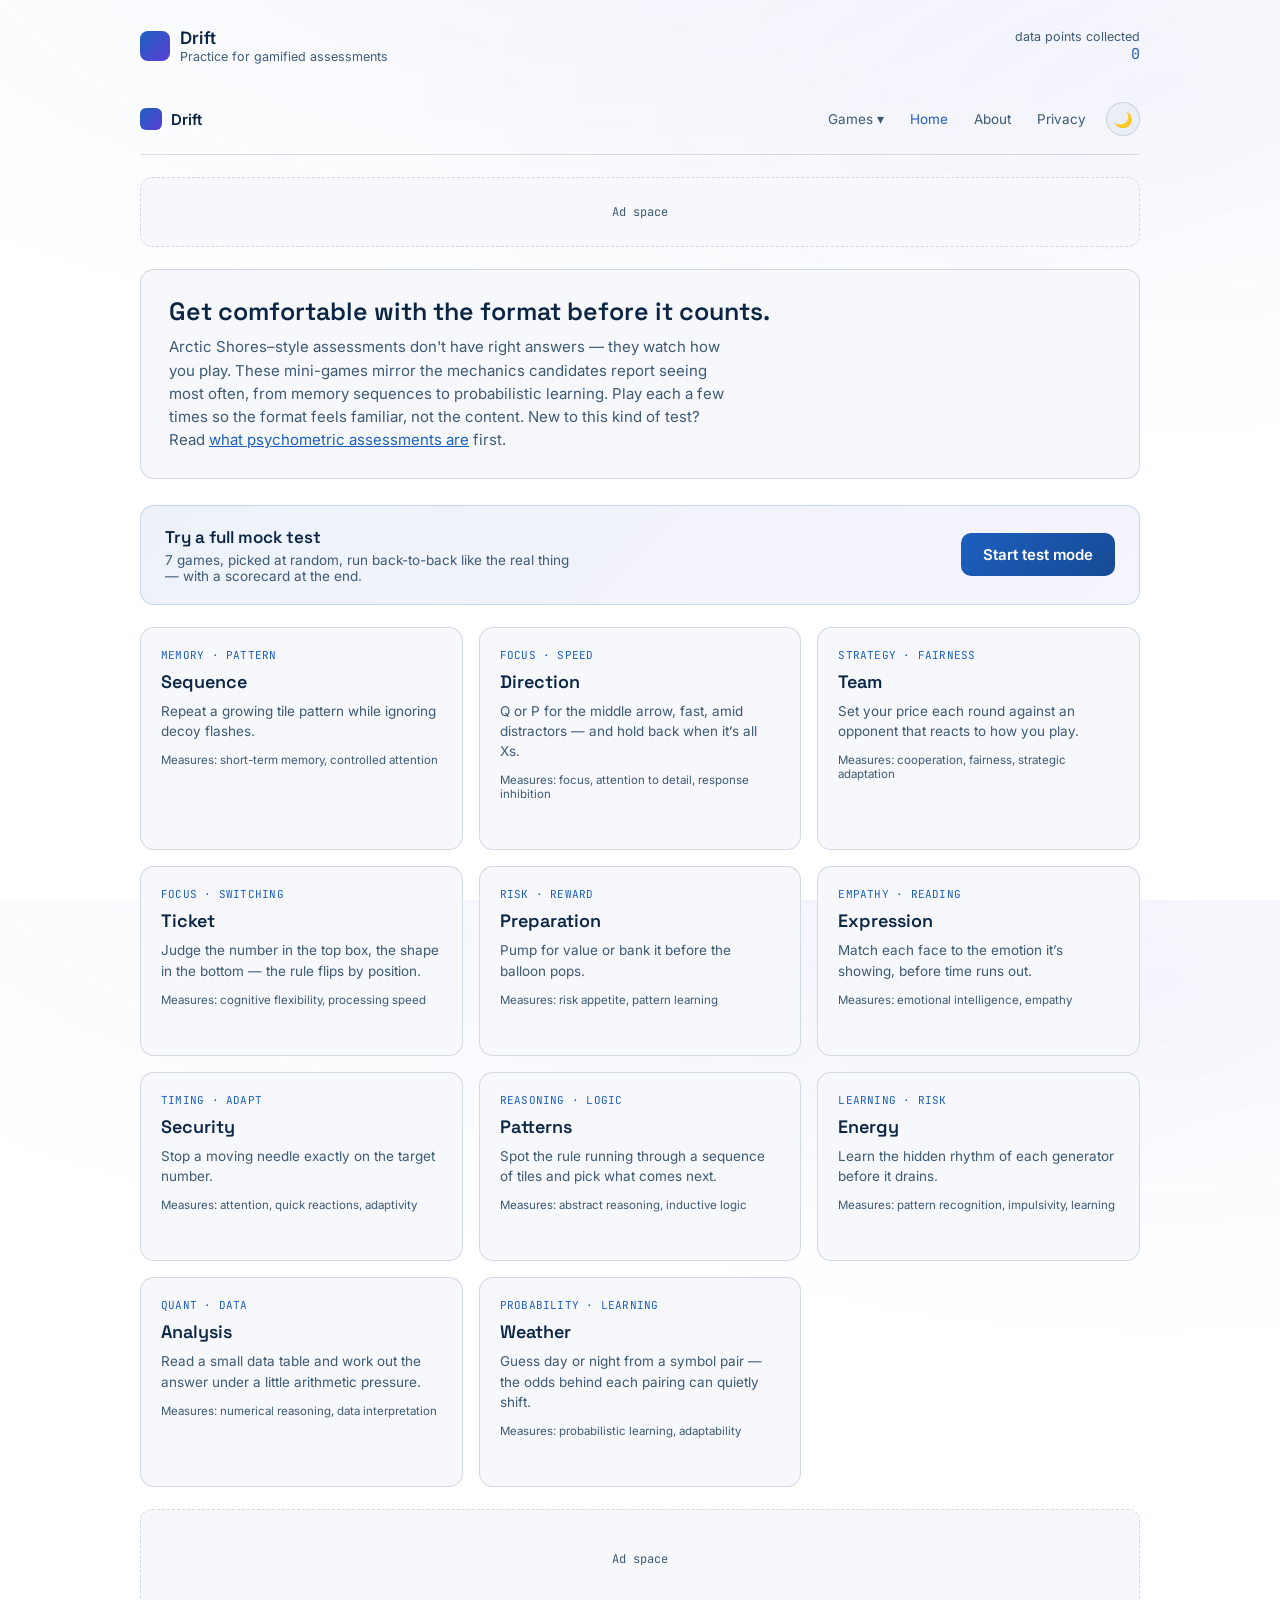
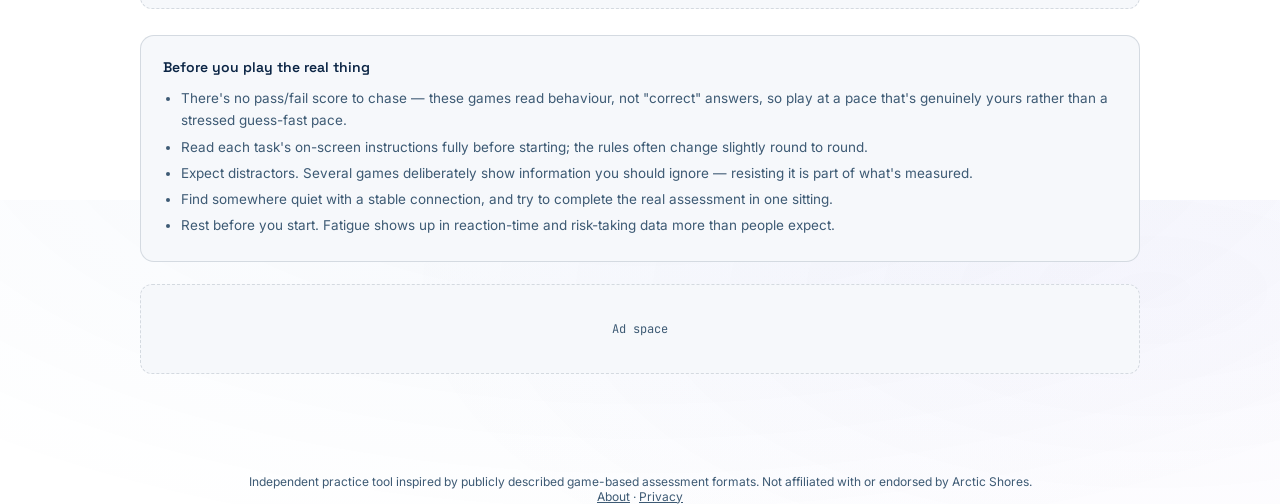
<file: index.html>
<!DOCTYPE html>
<html lang="en">
<head>
<meta charset="UTF-8">
<script>(function(){try{if(localStorage.getItem('driftTheme')==='dark')document.documentElement.setAttribute('data-theme','dark');}catch(e){}})();</script>
<meta name="viewport" content="width=device-width, initial-scale=1.0">
<title>Drift — Practice for game-based psychometric assessments</title>
<meta name="description" content="Free practice games modelled on Arctic Shores-style game-based psychometric assessments — memory, focus, risk, reasoning, and more. No sign-up, no data collected.">
<link rel="canonical" href="https://dh4ny4.github.io/drift-practice/">
<link rel="icon" type="image/svg+xml" href="favicon.svg">
<meta name="theme-color" content="#1d5fbf">
<meta property="og:type" content="website">
<meta property="og:title" content="Drift — Practice for game-based psychometric assessments">
<meta property="og:description" content="Free practice games modelled on Arctic Shores-style assessments, plus a randomized 7-game mock test with a scorecard.">
<meta property="og:url" content="https://dh4ny4.github.io/drift-practice/">
<meta name="twitter:card" content="summary">
<meta name="twitter:title" content="Drift — Practice for game-based psychometric assessments">
<meta name="twitter:description" content="Free practice games modelled on Arctic Shores-style assessments, plus a randomized 7-game mock test with a scorecard.">
<link rel="preconnect" href="https://fonts.googleapis.com">
<link href="https://fonts.googleapis.com/css2?family=Space+Grotesk:wght@400;500;600;700&family=Inter:wght@400;500;600&family=JetBrains+Mono:wght@400;500&display=swap" rel="stylesheet">
<!-- AdSense: once your site is approved, uncomment this line and put your
     publisher ID in the data-ad-client attribute (find it in AdSense >
     Account > Settings). Leave it commented out until then. -->
<!-- <script async src="https://pagead2.googlesyndication.com/pagead/js/adsbygoogle.js?client=ca-pub-XXXXXXXXXXXXXXXX" crossorigin="anonymous"></script> -->
<link rel="stylesheet" href="styles.css">
</head>
<body>
<div class="app">

  <div class="topbar">
    <div class="brand">
      <div class="mark"></div>
      <div>
        <div class="brand-name">Drift</div>
        <div class="brand-sub">Practice for gamified assessments</div>
      </div>
    </div>
    <div class="datapoints">
      <div>data points collected</div>
      <div class="num mono" id="dpCount">0</div>
    </div>
  </div>

  <nav class="site-nav">
    <a class="nav-brand" href="index.html"><span class="mark"></span> Drift</a>
    <div class="nav-links">
      <div class="nav-dropdown">
        <button class="nav-dropbtn" id="gamesDropBtn" type="button">Games ▾</button>
        <div class="nav-dropmenu" id="gamesDropMenu">
          <a href="index.html#sequence">Sequence</a>
          <a href="index.html#direction">Direction</a>
          <a href="index.html#team">Team</a>
          <a href="index.html#ticket">Ticket</a>
          <a href="index.html#balloon">Preparation</a>
          <a href="index.html#expression">Expression</a>
          <a href="index.html#lock">Security</a>
          <a href="index.html#patterns">Patterns</a>
          <a href="index.html#energy">Energy</a>
          <a href="index.html#analysis">Analysis</a>
          <a href="index.html#weather">Weather</a>
        </div>
      </div>
      <a class="nav-link current" href="index.html">Home</a>
      <a class="nav-link" href="about.html">About</a>
      <a class="nav-link" href="privacy.html">Privacy</a>
      <button class="theme-toggle" id="themeToggle" type="button" aria-label="Switch to dark mode">🌙</button>
    </div>
  </nav>

  <!-- ADBLOCK NOTICE: shown only if the bait element near the end of the page gets hidden/removed -->
  <div class="adblock-notice" id="adblockNotice">
    This site is supported by ads. If you're using an ad blocker, please consider allowlisting this site.
  </div>

  <!-- AD SLOT: top banner (persistent across every screen) -->
  <!-- Paste your ad network's script/ins tag inside this div. -->
  <div class="ad-slot ad-slot-top" id="adSlotTop"><span>Ad space</span></div>

  <!-- HOME -->
  <div class="home-view" id="homeView">
    <div class="intro">
      <h1>Get comfortable with the format before it counts.</h1>
      <p>Arctic Shores–style assessments don't have right answers — they watch how you play. These mini-games mirror the mechanics candidates report seeing most often, from memory sequences to probabilistic learning. Play each a few times so the format feels familiar, not the content. New to this kind of test? Read <a href="about.html" style="color: var(--aurora-teal);">what psychometric assessments are</a> first.</p>
    </div>

    <div class="test-callout">
      <div>
        <h2>Try a full mock test</h2>
        <p>7 games, picked at random, run back-to-back like the real thing — with a scorecard at the end.</p>
      </div>
      <button class="btn primary" onclick="startTestMode()">Start test mode</button>
    </div>

    <div class="grid" id="cardGrid"></div>

    <!-- AD SLOT: in-feed (home screen only) -->
    <div class="ad-slot ad-slot-infeed" id="adSlotInfeed"><span>Ad space</span></div>

    <div class="tips">
      <h3>Before you play the real thing</h3>
      <ul>
        <li>There's no pass/fail score to chase — these games read behaviour, not "correct" answers, so play at a pace that's genuinely yours rather than a stressed guess-fast pace.</li>
        <li>Read each task's on-screen instructions fully before starting; the rules often change slightly round to round.</li>
        <li>Expect distractors. Several games deliberately show information you should ignore — resisting it is part of what's measured.</li>
        <li>Find somewhere quiet with a stable connection, and try to complete the real assessment in one sitting.</li>
        <li>Rest before you start. Fatigue shows up in reaction-time and risk-taking data more than people expect.</li>
      </ul>
    </div>
  </div>

  <!-- SEQUENCE -->
  <div class="game-view" id="view-sequence">
    <button class="back-btn" onclick="goHome()">&larr; All games</button>
    <div class="game-header">
      <h2>Sequence</h2>
      <div class="stat">round <b id="seqRound">1</b> · best <b id="seqBest">—</b></div>
    </div>
    <p class="game-instructions">Watch the tiles light up, then click them back in the same order. One or two tiles will flash a different colour — those are decoys; ignore them. Sequences get longer as you go.</p>
    <div class="stage">
      <div class="msg" id="seqMsg"></div>
      <div class="seq-grid" id="seqGrid"></div>
      <div class="row">
        <button class="btn primary" id="seqStart" onclick="seqStartRound()">Start</button>
      </div>
    </div>
  </div>

  <!-- DIRECTION -->
  <div class="game-view" id="view-direction">
    <button class="back-btn" onclick="goHome()">&larr; All games</button>
    <div class="game-header">
      <h2>Direction</h2>
      <div class="stat">round <b id="dirRound">0</b>/<span id="dirTotal">24</span> · accuracy <b id="dirAcc">—</b></div>
    </div>
    <p class="game-instructions">Look only at the <em>middle</em> arrow, dead centre of the grid. Press <b>Q</b> if it points left, <b>P</b> if it points right — the arrows around it point every which way to throw you off, so ignore them. But if every other arrow is swapped for an <b>X</b>, that's a stop signal: don't press anything that round.</p>
    <div class="stage">
      <div class="msg" id="dirMsg"></div>
      <div class="progress-bar" style="width:100%;max-width:320px;"><div id="dirTimer"></div></div>
      <div class="arrow-board" id="dirBoard"></div>
      <div class="row">
        <button class="btn" onclick="dirAnswer('left')">Q · Left</button>
        <button class="btn" onclick="dirAnswer('right')">P · Right</button>
      </div>
      <div class="row"><button class="btn primary" id="dirStart" onclick="dirStart()">Start</button></div>
    </div>
  </div>

  <!-- PREPARATION (balloon) -->
  <div class="game-view" id="view-balloon">
    <button class="back-btn" onclick="goHome()">&larr; All games</button>
    <div class="game-header">
      <h2>Preparation</h2>
      <div class="stat">balloon <b id="balRound">0</b>/10</div>
    </div>
    <p class="game-instructions">Each pump inflates the balloon and adds to its value. Balloons pop at random — when one pops, its value is lost. Bank at any time to lock in what you've earned so far and move to the next balloon.</p>
    <div class="stage">
      <div class="msg" id="balMsg"></div>
      <div class="balloon-wrap">
        <div class="balloon" id="balloonEl"></div>
        <div class="cash-row">
          <div><span class="label">this balloon</span><span class="value mono" id="balCurrent">0</span></div>
          <div><span class="label">banked total</span><span class="value bank mono" id="balBank">0</span></div>
        </div>
      </div>
      <div class="row">
        <button class="btn primary" id="balPump" onclick="balPump()">Pump</button>
        <button class="btn" id="balBankBtn" onclick="balBankIt()">Bank it</button>
        <button class="btn ghost" id="balStart" onclick="balStart()">Start</button>
      </div>
    </div>
  </div>

  <!-- SECURITY (lock) -->
  <div class="game-view" id="view-lock">
    <button class="back-btn" onclick="goHome()">&larr; All games</button>
    <div class="game-header">
      <h2>Security</h2>
      <div class="stat">round <b id="lockRound">0</b>/10 · target <b id="lockTargetHour">—</b> · streak <b id="lockStreak">0</b></div>
    </div>
    <p class="game-instructions">The dial is a clock face, numbered 1 to 12. Click "Stop" the instant the needle crosses the highlighted zone at the target number. It doesn't just spin at a constant speed — it can pause and resume, speed up, or reverse direction partway round, often right at one of the numbers, so watch its actual motion rather than expecting a steady rhythm. Miss the zone and the round restarts.</p>
    <div class="stage">
      <div class="msg" id="lockMsg"></div>
      <div class="lock-wrap">
        <div class="lock-numbers" id="lockNumbers"></div>
        <div class="lock-ring">
          <div class="lock-target" id="lockTarget"></div>
          <div class="lock-needle" id="lockNeedle"></div>
          <div class="lock-center"></div>
        </div>
      </div>
      <div class="row">
        <button class="btn primary" id="lockStop" onclick="lockStop()" disabled>Stop</button>
        <button class="btn ghost" id="lockStart" onclick="lockStart()">Start</button>
      </div>
    </div>
  </div>

  <!-- ENERGY -->
  <div class="game-view" id="view-energy">
    <button class="back-btn" onclick="goHome()">&larr; All games</button>
    <div class="game-header">
      <h2>Energy</h2>
      <div class="stat">presses left <b id="enPresses">30</b> · generator <b id="enGenNum">1</b>/3</div>
    </div>
    <p class="game-instructions">Each press changes the generator's power — sometimes up, sometimes down, following a hidden pattern that resets with each new generator. Learn the rhythm and keep the power from hitting empty.</p>
    <div class="stage">
      <div class="msg" id="enMsg"></div>
      <div class="energy-wrap">
        <div class="energy-meter"><div id="enMeter"></div></div>
        <button class="gen-btn" id="enBtn" onclick="enPress()">Press</button>
      </div>
      <div class="row"><button class="btn ghost" id="enStart" onclick="enStart()">Start</button></div>
    </div>
  </div>

  <!-- TEAM -->
  <div class="game-view" id="view-team">
    <button class="back-btn" onclick="goHome()">&larr; All games</button>
    <div class="game-header">
      <h2>Team</h2>
      <div class="stat">round <b id="teamRound">0</b>/12 · you <b id="teamYouTotal">0</b> · opponent <b id="teamOppTotal">0</b></div>
    </div>
    <p class="game-instructions">You and a computer-played team sell the same product and each set a price every round. Both high: you split a large, steady payout. Both low: a small, even one. One high and one low: the low-price team takes everything. Your opponent reacts to how you've been playing.</p>
    <div class="stage">
      <div class="msg" id="teamMsg"></div>
      <div class="team-history" id="teamHistory"></div>
      <div class="row">
        <button class="btn primary" id="teamHighBtn" onclick="teamChoose('high')" disabled>Set high price</button>
        <button class="btn" id="teamLowBtn" onclick="teamChoose('low')" disabled>Set low price</button>
      </div>
      <div class="row"><button class="btn ghost" id="teamStart" onclick="teamStart()">Start</button></div>
    </div>
  </div>

  <!-- TICKET -->
  <div class="game-view" id="view-ticket">
    <button class="back-btn" onclick="goHome()">&larr; All games</button>
    <div class="game-header">
      <h2>Ticket</h2>
      <div class="stat">round <b id="ticketRound">0</b>/24 · accuracy <b id="ticketAcc">—</b></div>
    </div>
    <p class="game-instructions">A shape with a number lands in either the top or the bottom box. In the <b>top</b> box, only the number matters — odd is P, even is Q, ignore the shape. In the <b>bottom</b> box, only the shape matters — rounded is Q, cornered is P, ignore the number. Same keys either way, different rule depending where it lands.</p>
    <div class="stage">
      <div class="msg" id="ticketMsg"></div>
      <div class="progress-bar" style="width:100%;max-width:320px;"><div id="ticketTimer"></div></div>
      <div class="ticket-boxes" id="ticketBoxes">
        <div class="ticket-box" id="ticketBoxUpper"><span class="ticket-label">top</span></div>
        <div class="ticket-box" id="ticketBoxLower"><span class="ticket-label">bottom</span></div>
      </div>
      <div class="row">
        <button class="btn" onclick="ticketAnswer('left')">Q · Left</button>
        <button class="btn" onclick="ticketAnswer('right')">P · Right</button>
      </div>
      <div class="row"><button class="btn primary" id="ticketStart" onclick="ticketStart()">Start</button></div>
    </div>
  </div>

  <!-- EXPRESSION -->
  <div class="game-view" id="view-expression">
    <button class="back-btn" onclick="goHome()">&larr; All games</button>
    <div class="game-header">
      <h2>Expression</h2>
      <div class="stat">round <b id="exRound">0</b>/20 · accuracy <b id="exAcc">—</b></div>
    </div>
    <p class="game-instructions">Match the face to the emotion it's showing, before the timer runs out.</p>
    <div class="stage">
      <div class="msg" id="exMsg"></div>
      <div class="progress-bar" style="width:100%;max-width:320px;"><div id="exTimer"></div></div>
      <div class="ex-face" id="exFace">🙂</div>
      <div class="ex-options" id="exOptions"></div>
      <div class="row"><button class="btn primary" id="exStart" onclick="exStart()">Start</button></div>
    </div>
  </div>

  <!-- PATTERNS -->
  <div class="game-view" id="view-patterns">
    <button class="back-btn" onclick="goHome()">&larr; All games</button>
    <div class="game-header">
      <h2>Patterns</h2>
      <div class="stat">round <b id="patRound">0</b>/12 · accuracy <b id="patAcc">—</b></div>
    </div>
    <p class="game-instructions">Four tiles follow a rule — a shape moving, or a count changing. Pick the tile from the options that continues the sequence.</p>
    <div class="stage">
      <div class="msg" id="patMsg"></div>
      <div class="pat-row" id="patSequence"></div>
      <div class="pat-arrow">continues as...</div>
      <div class="pat-options" id="patOptions"></div>
      <div class="row"><button class="btn primary" id="patStart" onclick="patStart()">Start</button></div>
    </div>
  </div>

  <!-- ANALYSIS -->
  <div class="game-view" id="view-analysis">
    <button class="back-btn" onclick="goHome()">&larr; All games</button>
    <div class="game-header">
      <h2>Analysis</h2>
      <div class="stat">round <b id="anRound">0</b>/8 · accuracy <b id="anAcc">—</b></div>
    </div>
    <p class="game-instructions">Each round is a small table of cities with an average claim and an average premium. Work out the answer — a calculator and a moment of arithmetic are entirely fair game here.</p>
    <div class="stage" style="align-items:stretch;">
      <div class="msg" id="anMsg"></div>
      <table class="an-table" id="anTable"></table>
      <div class="an-question" id="anQuestion"></div>
      <div class="an-options" id="anOptions"></div>
      <div class="row"><button class="btn primary" id="anStart" onclick="anStart()">Start</button></div>
    </div>
  </div>

  <!-- WEATHER -->
  <div class="game-view" id="view-weather">
    <button class="back-btn" onclick="goHome()">&larr; All games</button>
    <div class="game-header">
      <h2>Weather</h2>
      <div class="stat">round <b id="weatherRound">0</b>/<span id="weatherTotal">100</span> · accuracy <b id="weatherAcc">—</b></div>
    </div>
    <p class="game-instructions">Two symbols flash together. Neither means anything on its own, but certain pairings lean toward day or night more often than not — and that tendency can drift the longer you play, though not for every pairing. Guess Day or Night within 3 seconds; either way, you won't find out which it was until the full 3 seconds are up.</p>
    <div class="stage">
      <div class="msg" id="weatherMsg"></div>
      <div class="progress-bar" style="width:100%;max-width:320px;"><div id="weatherTimer"></div></div>
      <div class="weather-symbols" id="weatherSymbols"></div>
      <div class="row">
        <button class="btn" id="weatherDayBtn" onclick="weatherAnswer('day')">☀️ Day</button>
        <button class="btn" id="weatherNightBtn" onclick="weatherAnswer('night')">🌙 Night</button>
      </div>
      <div class="row"><button class="btn primary" id="weatherStart" onclick="weatherStart()">Start</button></div>
    </div>
  </div>

  <!-- TEST MODE SUMMARY -->
  <div class="game-view" id="view-testsummary">
    <button class="back-btn" onclick="goHome()">&larr; All games</button>
    <div class="game-header">
      <h2>Test complete</h2>
    </div>
    <p class="game-instructions">Here's how each of your 7 games went. These are single-session results, not the deeper multi-thousand-data-point profile a real assessment builds from — just a quick read on where you're strongest right now.</p>
    <div class="test-summary-list" id="testSummaryList"></div>
    <div class="row" style="margin-top:20px;">
      <button class="btn primary" onclick="startTestMode()">Take another mock test</button>
      <button class="btn ghost" onclick="goHome()">Back to all games</button>
    </div>
  </div>

  <!-- AD SLOT: bottom banner (persistent across every screen) -->
  <div class="ad-slot ad-slot-bottom" id="adSlotBottom"><span>Ad space</span></div>

</div>

<footer>
  Independent practice tool inspired by publicly described game-based assessment formats. Not affiliated with or endorsed by Arctic Shores.
  <br><a href="about.html">About</a> · <a href="privacy.html">Privacy</a>
</footer>

<!--
  BAIT ELEMENT for adblock detection (kept out of the way).
  Ad blockers commonly hide anything matching these class names. If this
  element ends up with zero size, we treat it as evidence of a blocker and
  show the notice above. This is a soft nag, not a real block — strict
  filter lists can hide the notice too, and any blocker can simply allow
  this specific class name once it's known.
-->
<div class="adsbygoogle ad-banner ads ad-placement" id="adblockBait" style="width:1px;height:1px;position:absolute;left:-9999px;top:-9999px;"></div>

<script src="nav.js"></script>
<script src="app.js"></script>
</body>
</html>
</file>
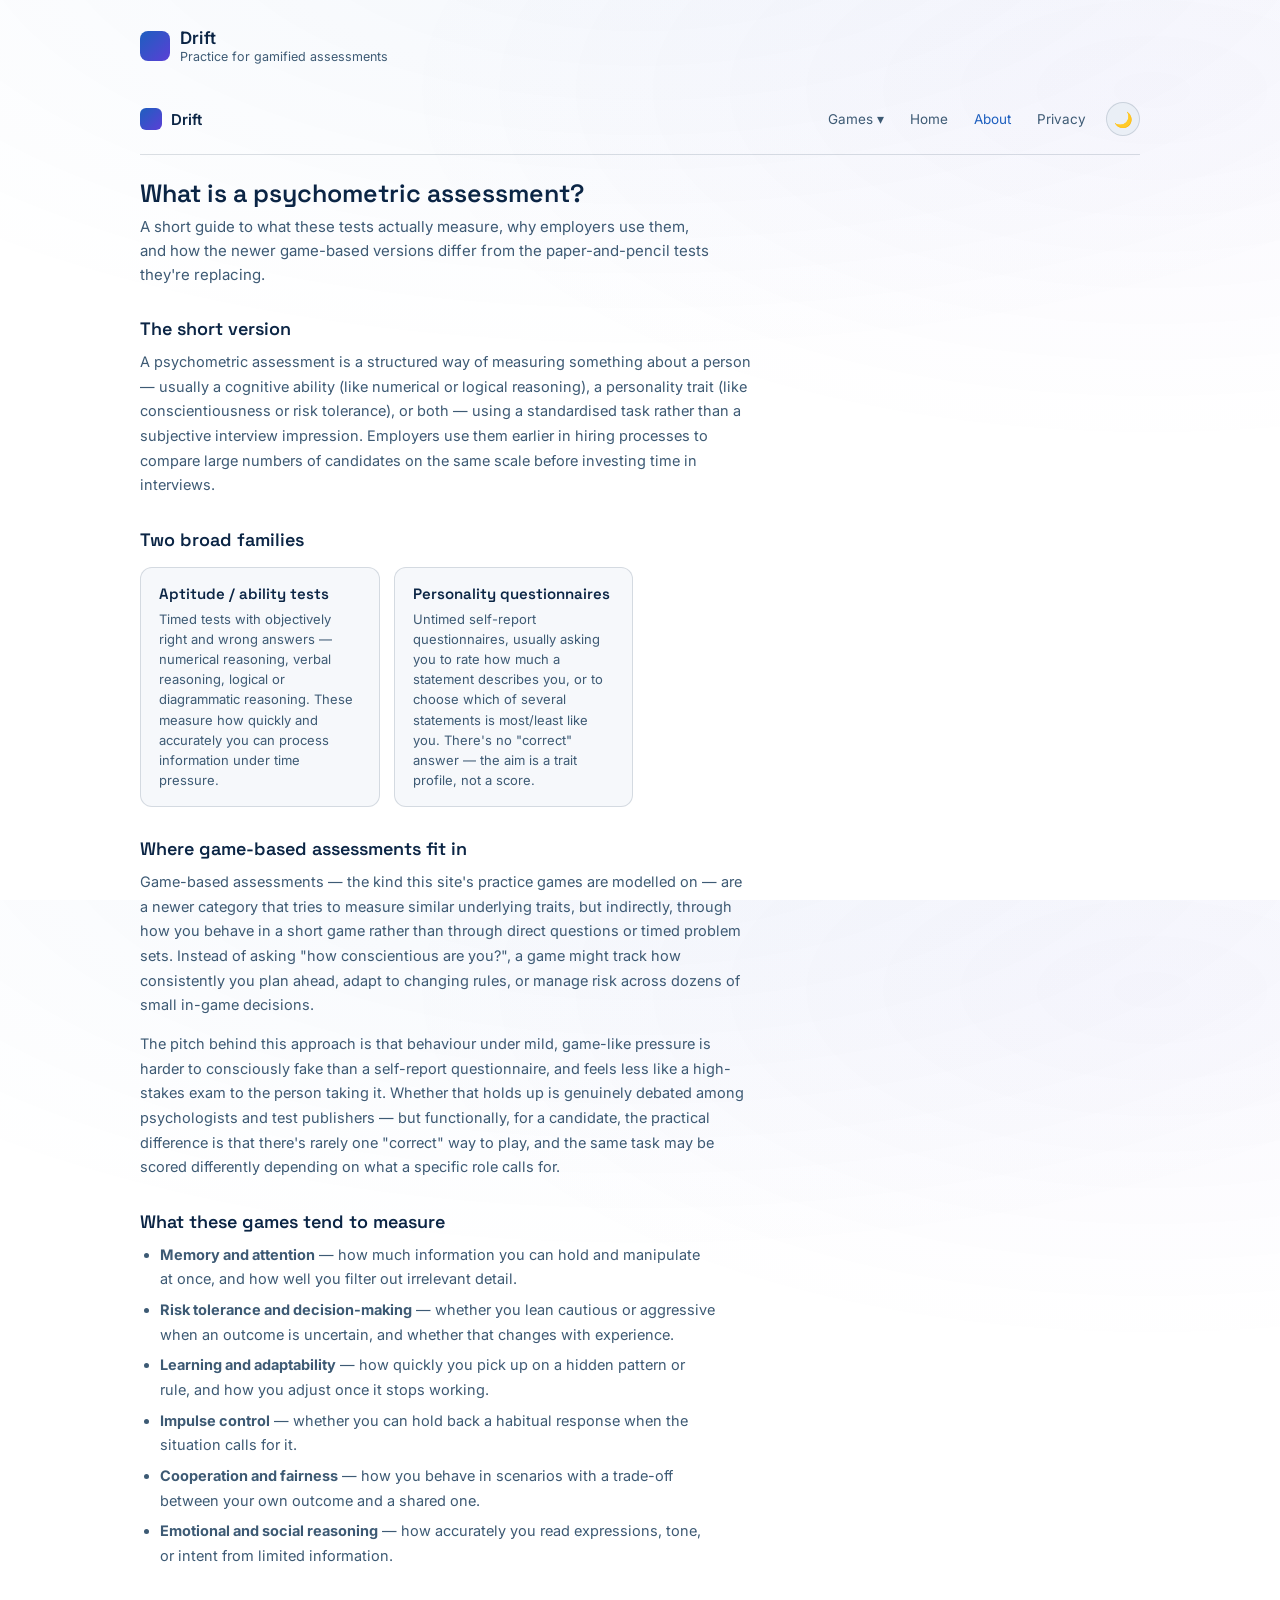
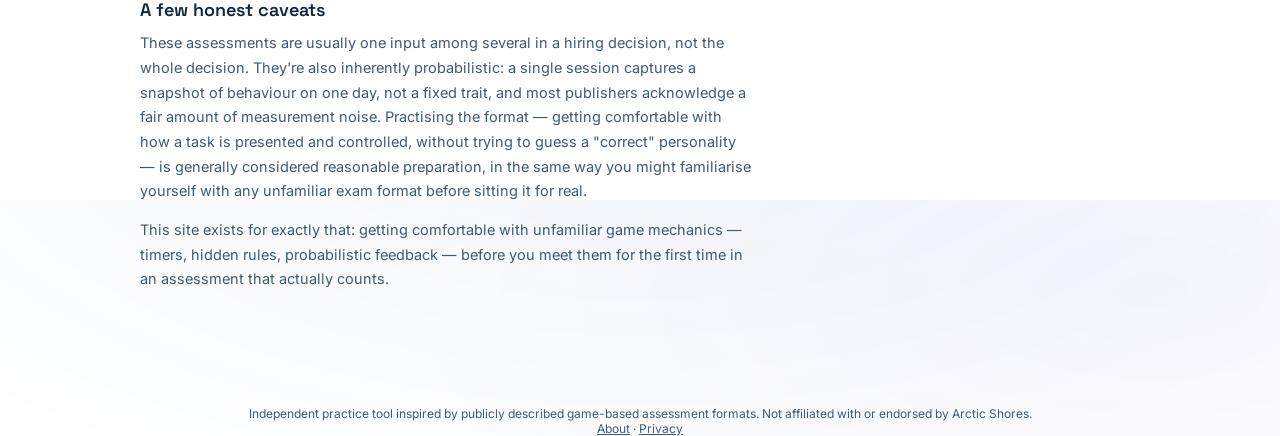
<file: about.html>
<!DOCTYPE html>
<html lang="en">
<head>
<meta charset="UTF-8">
<script>(function(){try{if(localStorage.getItem('driftTheme')==='dark')document.documentElement.setAttribute('data-theme','dark');}catch(e){}})();</script>
<meta name="viewport" content="width=device-width, initial-scale=1.0">
<title>What psychometric assessments are — Drift</title>
<meta name="description" content="A plain-language guide to game-based psychometric assessments: what they measure, why employers use them, and how they differ from traditional aptitude tests.">
<link rel="canonical" href="https://dh4ny4.github.io/drift-practice/about.html">
<link rel="icon" type="image/svg+xml" href="favicon.svg">
<meta name="theme-color" content="#1d5fbf">
<meta property="og:type" content="article">
<meta property="og:title" content="What psychometric assessments are — Drift">
<meta property="og:description" content="A plain-language guide to game-based psychometric assessments: what they measure and why employers use them.">
<meta property="og:url" content="https://dh4ny4.github.io/drift-practice/about.html">
<meta name="twitter:card" content="summary">
<link rel="preconnect" href="https://fonts.googleapis.com">
<link href="https://fonts.googleapis.com/css2?family=Space+Grotesk:wght@400;500;600;700&family=Inter:wght@400;500;600&family=JetBrains+Mono:wght@400;500&display=swap" rel="stylesheet">
<!-- AdSense: once your site is approved, uncomment this line and put your
     publisher ID in the data-ad-client attribute (find it in AdSense >
     Account > Settings). Leave it commented out until then. -->
<!-- <script async src="https://pagead2.googlesyndication.com/pagead/js/adsbygoogle.js?client=ca-pub-XXXXXXXXXXXXXXXX" crossorigin="anonymous"></script> -->
<link rel="stylesheet" href="styles.css">
</head>
<body>
<div class="app">

  <div class="topbar">
    <div class="brand">
      <div class="mark"></div>
      <div>
        <div class="brand-name">Drift</div>
        <div class="brand-sub">Practice for gamified assessments</div>
      </div>
    </div>
  </div>

  <nav class="site-nav">
    <a class="nav-brand" href="index.html"><span class="mark"></span> Drift</a>
    <div class="nav-links">
      <div class="nav-dropdown">
        <button class="nav-dropbtn" id="gamesDropBtn" type="button">Games ▾</button>
        <div class="nav-dropmenu" id="gamesDropMenu">
          <a href="index.html#sequence">Sequence</a>
          <a href="index.html#direction">Direction</a>
          <a href="index.html#team">Team</a>
          <a href="index.html#ticket">Ticket</a>
          <a href="index.html#balloon">Preparation</a>
          <a href="index.html#expression">Expression</a>
          <a href="index.html#lock">Security</a>
          <a href="index.html#patterns">Patterns</a>
          <a href="index.html#energy">Energy</a>
          <a href="index.html#analysis">Analysis</a>
          <a href="index.html#weather">Weather</a>
        </div>
      </div>
      <a class="nav-link" href="index.html">Home</a>
      <a class="nav-link current" href="about.html">About</a>
      <a class="nav-link" href="privacy.html">Privacy</a>
      <button class="theme-toggle" id="themeToggle" type="button" aria-label="Switch to dark mode">🌙</button>
    </div>
  </nav>

  <div class="content-page">
    <h1>What is a psychometric assessment?</h1>
    <p class="lede">A short guide to what these tests actually measure, why employers use them, and how the newer game-based versions differ from the paper-and-pencil tests they're replacing.</p>

    <h2>The short version</h2>
    <p>A psychometric assessment is a structured way of measuring something about a person — usually a cognitive ability (like numerical or logical reasoning), a personality trait (like conscientiousness or risk tolerance), or both — using a standardised task rather than a subjective interview impression. Employers use them earlier in hiring processes to compare large numbers of candidates on the same scale before investing time in interviews.</p>

    <h2>Two broad families</h2>
    <div class="trait-grid">
      <div class="trait-card">
        <h3>Aptitude / ability tests</h3>
        <p>Timed tests with objectively right and wrong answers — numerical reasoning, verbal reasoning, logical or diagrammatic reasoning. These measure how quickly and accurately you can process information under time pressure.</p>
      </div>
      <div class="trait-card">
        <h3>Personality questionnaires</h3>
        <p>Untimed self-report questionnaires, usually asking you to rate how much a statement describes you, or to choose which of several statements is most/least like you. There's no "correct" answer — the aim is a trait profile, not a score.</p>
      </div>
    </div>

    <h2>Where game-based assessments fit in</h2>
    <p>Game-based assessments — the kind this site's practice games are modelled on — are a newer category that tries to measure similar underlying traits, but indirectly, through how you behave in a short game rather than through direct questions or timed problem sets. Instead of asking "how conscientious are you?", a game might track how consistently you plan ahead, adapt to changing rules, or manage risk across dozens of small in-game decisions.</p>
    <p>The pitch behind this approach is that behaviour under mild, game-like pressure is harder to consciously fake than a self-report questionnaire, and feels less like a high-stakes exam to the person taking it. Whether that holds up is genuinely debated among psychologists and test publishers — but functionally, for a candidate, the practical difference is that there's rarely one "correct" way to play, and the same task may be scored differently depending on what a specific role calls for.</p>

    <h2>What these games tend to measure</h2>
    <ul>
      <li><strong>Memory and attention</strong> — how much information you can hold and manipulate at once, and how well you filter out irrelevant detail.</li>
      <li><strong>Risk tolerance and decision-making</strong> — whether you lean cautious or aggressive when an outcome is uncertain, and whether that changes with experience.</li>
      <li><strong>Learning and adaptability</strong> — how quickly you pick up on a hidden pattern or rule, and how you adjust once it stops working.</li>
      <li><strong>Impulse control</strong> — whether you can hold back a habitual response when the situation calls for it.</li>
      <li><strong>Cooperation and fairness</strong> — how you behave in scenarios with a trade-off between your own outcome and a shared one.</li>
      <li><strong>Emotional and social reasoning</strong> — how accurately you read expressions, tone, or intent from limited information.</li>
    </ul>

    <h2>A few honest caveats</h2>
    <p>These assessments are usually one input among several in a hiring decision, not the whole decision. They're also inherently probabilistic: a single session captures a snapshot of behaviour on one day, not a fixed trait, and most publishers acknowledge a fair amount of measurement noise. Practising the format — getting comfortable with how a task is presented and controlled, without trying to guess a "correct" personality — is generally considered reasonable preparation, in the same way you might familiarise yourself with any unfamiliar exam format before sitting it for real.</p>
    <p>This site exists for exactly that: getting comfortable with unfamiliar game mechanics — timers, hidden rules, probabilistic feedback — before you meet them for the first time in an assessment that actually counts.</p>
  </div>

</div>

<footer>
  Independent practice tool inspired by publicly described game-based assessment formats. Not affiliated with or endorsed by Arctic Shores.
  <br><a href="about.html">About</a> · <a href="privacy.html">Privacy</a>
</footer>

<div class="adsbygoogle ad-banner ads ad-placement" id="adblockBait" style="width:1px;height:1px;position:absolute;left:-9999px;top:-9999px;"></div>
<script src="nav.js"></script>
</body>
</html>
</file>
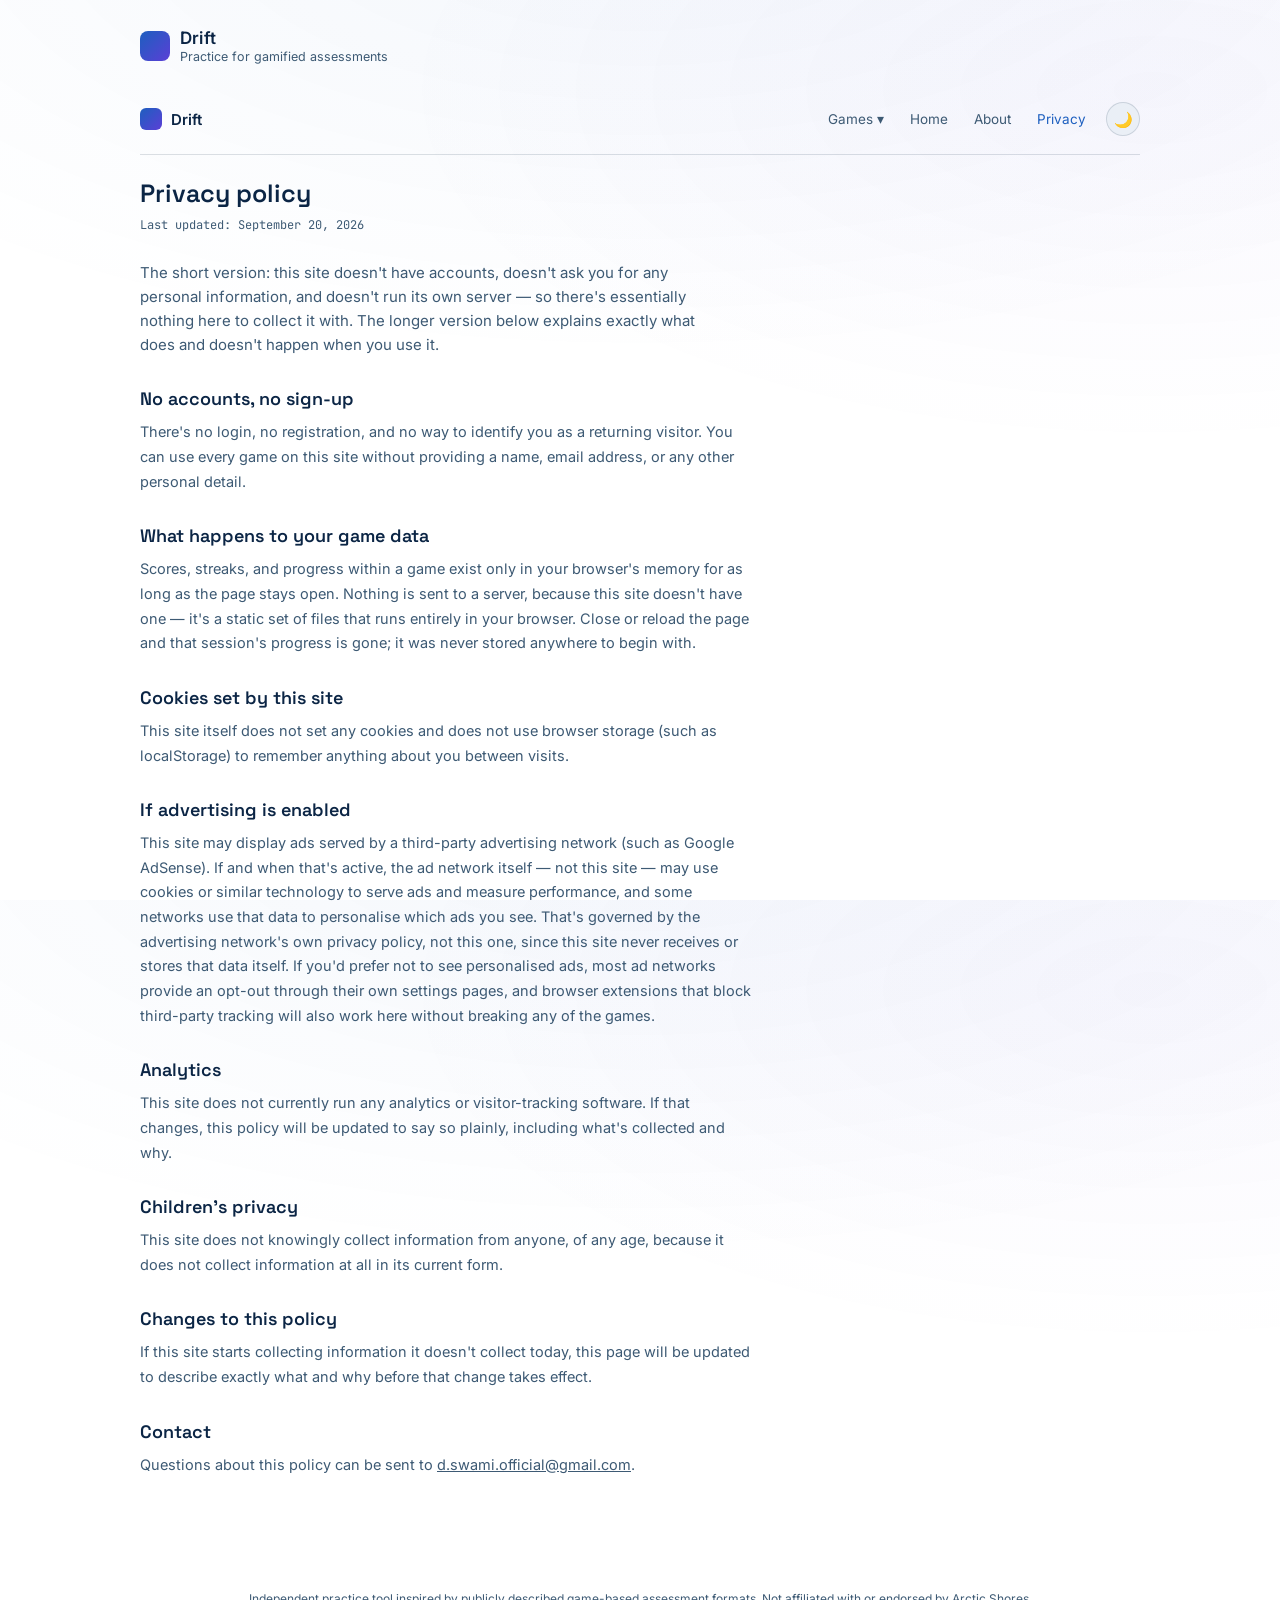
<file: privacy.html>
<!DOCTYPE html>
<html lang="en">
<head>
<meta charset="UTF-8">
<script>(function(){try{if(localStorage.getItem('driftTheme')==='dark')document.documentElement.setAttribute('data-theme','dark');}catch(e){}})();</script>
<meta name="viewport" content="width=device-width, initial-scale=1.0">
<title>Privacy — Drift</title>
<meta name="description" content="Drift's privacy policy: no accounts, no personal data collection, no server-side storage.">
<link rel="canonical" href="https://dh4ny4.github.io/drift-practice/privacy.html">
<link rel="icon" type="image/svg+xml" href="favicon.svg">
<meta name="theme-color" content="#1d5fbf">
<meta property="og:type" content="website">
<meta property="og:title" content="Privacy — Drift">
<meta property="og:description" content="Drift's privacy policy: no accounts, no personal data collection, no server-side storage.">
<meta property="og:url" content="https://dh4ny4.github.io/drift-practice/privacy.html">
<meta name="twitter:card" content="summary">
<link rel="preconnect" href="https://fonts.googleapis.com">
<link href="https://fonts.googleapis.com/css2?family=Space+Grotesk:wght@400;500;600;700&family=Inter:wght@400;500;600&family=JetBrains+Mono:wght@400;500&display=swap" rel="stylesheet">
<!-- AdSense: once your site is approved, uncomment this line and put your
     publisher ID in the data-ad-client attribute (find it in AdSense >
     Account > Settings). Leave it commented out until then. -->
<!-- <script async src="https://pagead2.googlesyndication.com/pagead/js/adsbygoogle.js?client=ca-pub-XXXXXXXXXXXXXXXX" crossorigin="anonymous"></script> -->
<link rel="stylesheet" href="styles.css">
</head>
<body>
<div class="app">

  <div class="topbar">
    <div class="brand">
      <div class="mark"></div>
      <div>
        <div class="brand-name">Drift</div>
        <div class="brand-sub">Practice for gamified assessments</div>
      </div>
    </div>
  </div>

  <nav class="site-nav">
    <a class="nav-brand" href="index.html"><span class="mark"></span> Drift</a>
    <div class="nav-links">
      <div class="nav-dropdown">
        <button class="nav-dropbtn" id="gamesDropBtn" type="button">Games ▾</button>
        <div class="nav-dropmenu" id="gamesDropMenu">
          <a href="index.html#sequence">Sequence</a>
          <a href="index.html#direction">Direction</a>
          <a href="index.html#team">Team</a>
          <a href="index.html#ticket">Ticket</a>
          <a href="index.html#balloon">Preparation</a>
          <a href="index.html#expression">Expression</a>
          <a href="index.html#lock">Security</a>
          <a href="index.html#patterns">Patterns</a>
          <a href="index.html#energy">Energy</a>
          <a href="index.html#analysis">Analysis</a>
          <a href="index.html#weather">Weather</a>
        </div>
      </div>
      <a class="nav-link" href="index.html">Home</a>
      <a class="nav-link" href="about.html">About</a>
      <a class="nav-link current" href="privacy.html">Privacy</a>
      <button class="theme-toggle" id="themeToggle" type="button" aria-label="Switch to dark mode">🌙</button>
    </div>
  </nav>

  <div class="content-page">
    <h1>Privacy policy</h1>
    <p class="updated">Last updated: September 20, 2026</p>
    <p class="lede">The short version: this site doesn't have accounts, doesn't ask you for any personal information, and doesn't run its own server — so there's essentially nothing here to collect it with. The longer version below explains exactly what does and doesn't happen when you use it.</p>

    <h2>No accounts, no sign-up</h2>
    <p>There's no login, no registration, and no way to identify you as a returning visitor. You can use every game on this site without providing a name, email address, or any other personal detail.</p>

    <h2>What happens to your game data</h2>
    <p>Scores, streaks, and progress within a game exist only in your browser's memory for as long as the page stays open. Nothing is sent to a server, because this site doesn't have one — it's a static set of files that runs entirely in your browser. Close or reload the page and that session's progress is gone; it was never stored anywhere to begin with.</p>

    <h2>Cookies set by this site</h2>
    <p>This site itself does not set any cookies and does not use browser storage (such as localStorage) to remember anything about you between visits.</p>

    <h2>If advertising is enabled</h2>
    <p>This site may display ads served by a third-party advertising network (such as Google AdSense). If and when that's active, the ad network itself — not this site — may use cookies or similar technology to serve ads and measure performance, and some networks use that data to personalise which ads you see. That's governed by the advertising network's own privacy policy, not this one, since this site never receives or stores that data itself. If you'd prefer not to see personalised ads, most ad networks provide an opt-out through their own settings pages, and browser extensions that block third-party tracking will also work here without breaking any of the games.</p>

    <h2>Analytics</h2>
    <p>This site does not currently run any analytics or visitor-tracking software. If that changes, this policy will be updated to say so plainly, including what's collected and why.</p>

    <h2>Children's privacy</h2>
    <p>This site does not knowingly collect information from anyone, of any age, because it does not collect information at all in its current form.</p>

    <h2>Changes to this policy</h2>
    <p>If this site starts collecting information it doesn't collect today, this page will be updated to describe exactly what and why before that change takes effect.</p>

    <h2>Contact</h2>
    <p>Questions about this policy can be sent to <a href="mailto:d.swami.official@gmail.com">d.swami.official@gmail.com</a>.</p>
  </div>

</div>

<footer>
  Independent practice tool inspired by publicly described game-based assessment formats. Not affiliated with or endorsed by Arctic Shores.
  <br><a href="about.html">About</a> · <a href="privacy.html">Privacy</a>
</footer>

<div class="adsbygoogle ad-banner ads ad-placement" id="adblockBait" style="width:1px;height:1px;position:absolute;left:-9999px;top:-9999px;"></div>
<script src="nav.js"></script>
</body>
</html>
</file>
<file: styles.css>
:root{--bg:#ffffff;--panel:#f6f8fb;--panel-raised:#eaeff6;--ice:#0b2545;--ice-dim:#3d5a74;--aurora-teal:#1d5fbf;--aurora-violet:#5b3fd6;--aurora-amber:#b45900;--danger:#c0392b;--line:rgba(11,37,69,0.14);--grad-a:rgba(29,95,191,0.05);--grad-b:rgba(91,63,214,0.04)}:root[data-theme=dark]{--bg:#0c1523;--panel:#121f30;--panel-raised:#182a3f;--ice:#e7eef5;--ice-dim:#93a8bd;--aurora-teal:#5591e0;--aurora-violet:#a89af5;--aurora-amber:#f2b25a;--danger:#f2726a;--line:rgba(231,238,245,0.13);--grad-a:rgba(85,145,224,0.14);--grad-b:rgba(168,154,245,0.10)}*{box-sizing:border-box}body,html{height:100%}body{margin:0;background:radial-gradient(ellipse 80% 50% at 50% -10%,var(--grad-a),transparent),radial-gradient(ellipse 60% 40% at 90% 10%,var(--grad-b),transparent),var(--bg);color:var(--ice);font-family:Inter,sans-serif;min-height:100%;-webkit-font-smoothing:antialiased;transition:background-color .15s ease,color .15s ease}.display,h1,h2,h3{font-family:'Space Grotesk',sans-serif}.mono{font-family:'JetBrains Mono',monospace}a{color:inherit}.app{max-width:1040px;margin:0 auto;padding:28px 20px 60px}.topbar{display:flex;align-items:center;justify-content:space-between;margin-bottom:28px}.brand{display:flex;align-items:center;gap:10px}.brand .mark{width:30px;height:30px;border-radius:8px;background:linear-gradient(135deg,var(--aurora-teal),var(--aurora-violet));flex-shrink:0}.brand-name{font-weight:600;font-size:17px;letter-spacing:.2px}.brand-sub{color:var(--ice-dim);font-size:12.5px;margin-top:1px}.datapoints{text-align:right;font-size:12.5px;color:var(--ice-dim)}.datapoints .num{color:var(--aurora-teal);font-size:15px}.intro{padding:26px 28px;border-radius:14px;background:var(--panel);border:1px solid var(--line);margin-bottom:26px}.intro h1{margin:0 0 8px;font-size:25px;font-weight:600;line-height:1.25}.intro p{margin:0;color:var(--ice-dim);font-size:15px;line-height:1.55;max-width:62ch}.grid{display:grid;grid-template-columns:repeat(auto-fill,minmax(260px,1fr));gap:16px}.card{background:var(--panel);border:1px solid var(--line);border-radius:14px;padding:20px 20px 18px;cursor:pointer;transition:border-color .15s ease,transform .15s ease,background .15s ease;text-align:left;display:flex;flex-direction:column;gap:8px}.card:hover{border-color:rgba(29,95,191,.45);background:var(--panel-raised);transform:translateY(-1px)}.card .tag{font-size:11px;letter-spacing:.02em;color:var(--aurora-teal);font-family:'JetBrains Mono',monospace}.card h3{margin:0;font-size:18px;font-weight:600}.card p{margin:0;font-size:13.5px;color:var(--ice-dim);line-height:1.5}.card .traits{margin-top:4px;font-size:11.5px;color:var(--ice-dim)}.card .best{margin-top:6px;font-size:12px;color:var(--aurora-amber);font-family:'JetBrains Mono',monospace;min-height:16px}.tips{margin-top:26px;padding:20px 22px;border-radius:14px;border:1px solid var(--line);background:var(--panel);font-size:13.5px;color:var(--ice-dim);line-height:1.65}.tips h3{color:var(--ice);font-size:14px;margin:0 0 8px;font-weight:600}.tips ul{margin:0;padding-left:18px}.tips li{margin-bottom:4px}.game-view{display:none}.game-view.active{display:block}.home-view.hidden{display:none}.back-btn{display:inline-flex;align-items:center;gap:6px;background:0 0;border:none;color:var(--ice-dim);font-family:Inter,sans-serif;font-size:13.5px;cursor:pointer;padding:6px 0;margin-bottom:14px}.back-btn:hover{color:var(--ice)}.game-header{display:flex;align-items:baseline;justify-content:space-between;margin-bottom:6px;flex-wrap:wrap;gap:8px}.game-header h2{margin:0;font-size:23px;font-weight:600}.game-header .stat{font-family:'JetBrains Mono',monospace;font-size:13px;color:var(--ice-dim)}.game-header .stat b{color:var(--aurora-teal);font-weight:500}.game-instructions{color:var(--ice-dim);font-size:14.5px;margin:4px 0 20px;line-height:1.55;max-width:64ch}.stage{background:var(--panel);border:1px solid var(--line);border-radius:16px;padding:34px 30px;min-height:380px;display:flex;flex-direction:column;align-items:center;justify-content:center;gap:24px;position:relative;overflow:hidden;width:100%}.msg{position:absolute;top:14px;left:50%;transform:translateX(-50%);font-size:12.5px;font-family:'JetBrains Mono',monospace;padding:5px 12px;border-radius:20px;background:rgba(29,95,191,.1);color:var(--aurora-teal);border:1px solid rgba(29,95,191,.3);opacity:0;transition:opacity .2s ease;pointer-events:none;text-align:center;max-width:90%}.msg.show{opacity:1}.msg.bad{background:rgba(192,57,43,.1);color:var(--danger);border-color:rgba(192,57,43,.32)}.btn{font-family:Inter,sans-serif;font-weight:600;font-size:15px;background:var(--panel-raised);color:var(--ice);border:1px solid var(--line);border-radius:10px;padding:12px 22px;cursor:pointer;transition:all .12s ease}.btn:hover{border-color:rgba(29,95,191,.5)}.btn:active{transform:scale(.97)}.btn.primary{background:linear-gradient(135deg,var(--aurora-teal),#164a94);color:#fff;border:none}.btn.primary:hover{filter:brightness(1.08)}.btn.ghost{background:0 0}.btn:disabled{opacity:.4;cursor:not-allowed}.row{display:flex;gap:10px;flex-wrap:wrap;justify-content:center}.progress-bar{width:100%;height:6px;border-radius:3px;background:rgba(11,37,69,.08);overflow:hidden}.progress-bar>div{height:100%;background:var(--aurora-teal);width:0%;transition:width .05s linear}.results{text-align:center}.results .big{font-size:36px;font-weight:600;font-family:'Space Grotesk',sans-serif;color:var(--aurora-teal)}.results p{color:var(--ice-dim);font-size:14px;margin:6px 0 18px}.seq-grid{display:grid;grid-template-columns:repeat(4,76px);grid-template-rows:repeat(4,76px);gap:12px}.tile{background:var(--panel-raised);border:1px solid var(--line);border-radius:10px;cursor:pointer;transition:background .12s ease,transform .08s ease}.tile:active{transform:scale(.94)}.tile.lit{background:var(--aurora-teal);box-shadow:0 0 18px rgba(29,95,191,.5)}.tile.lit-decoy{background:var(--aurora-amber);box-shadow:0 0 18px rgba(180,89,0,.5)}.tile.correct{background:var(--aurora-teal)}.tile.wrong{background:var(--danger)}.arrow-board{display:flex;flex-direction:column;gap:10px;align-items:center}.arrow-row{display:flex;gap:10px}.arrow{font-size:27px;width:38px;text-align:center;color:var(--ice-dim);user-select:none}.arrow.xmark{color:var(--ice-dim)}.balloon-wrap{display:flex;flex-direction:column;align-items:center;gap:18px}.balloon{width:104px;height:127px;border-radius:50% 50% 46% 46%;background:radial-gradient(circle at 32% 28%,#ffd9ad,#f2b25a 65%,#c9843a);transition:width .12s ease,height .12s ease,opacity .15s ease;position:relative}.balloon::after{content:'';position:absolute;bottom:-16px;left:50%;transform:translateX(-50%);width:2px;height:16px;background:var(--ice-dim)}.balloon.pop{opacity:0;transform:scale(1.4)}.cash-row{display:flex;gap:30px;font-family:'JetBrains Mono',monospace;font-size:13.5px}.cash-row .label{color:var(--ice-dim);font-size:11.5px;display:block;margin-bottom:2px}.cash-row .value{font-size:19px;color:var(--aurora-teal)}.cash-row .value.bank{color:var(--aurora-violet)}.lock-wrap{position:relative;width:273px;height:273px}.lock-ring{position:absolute;top:50%;left:50%;width:220px;height:220px;transform:translate(-50%,-50%);border-radius:50%;border:3px solid var(--line)}.lock-numbers{position:absolute;inset:0;pointer-events:none}.lock-number{position:absolute;top:50%;left:50%;font-family:'JetBrains Mono',monospace;font-size:14px;color:var(--ice-dim);width:22px;height:22px;margin:-11px 0 0 -11px;display:flex;align-items:center;justify-content:center}.lock-target{position:absolute;width:37px;height:37px;background:rgba(29,95,191,.14);border:1px solid var(--aurora-teal);border-radius:6px;top:50%;left:50%;transform-origin:0 0}.lock-needle{position:absolute;top:50%;left:50%;width:3px;height:106px;background:var(--ice);transform-origin:top center;border-radius:2px}.lock-needle::before{content:'';position:absolute;top:-4px;left:-3px;width:9px;height:9px;border-radius:50%;background:var(--danger)}.lock-center{position:absolute;top:50%;left:50%;width:11px;height:11px;background:var(--ice-dim);border-radius:50%;transform:translate(-50%,-50%)}.energy-wrap{display:flex;flex-direction:column;align-items:center;gap:20px;width:100%;max-width:400px}.energy-meter{width:100%;height:30px;border-radius:15px;background:rgba(11,37,69,.07);overflow:hidden;border:1px solid var(--line)}.energy-meter>div{height:100%;background:linear-gradient(90deg,var(--aurora-violet),var(--aurora-teal));width:50%;transition:width .18s ease}.gen-btn{width:144px;height:144px;border-radius:50%;background:radial-gradient(circle at 35% 30%,#dbe6f2,var(--panel-raised) 70%);border:2px solid var(--line);color:var(--ice);font-family:'Space Grotesk',sans-serif;font-size:17px;font-weight:600;cursor:pointer;transition:transform .08s ease,border-color .15s ease}.gen-btn:hover{border-color:rgba(29,95,191,.5)}.gen-btn:active{transform:scale(.95)}.team-history{display:flex;gap:7px;flex-wrap:wrap;justify-content:center;max-width:480px;min-height:28px}.team-tick{width:26px;height:26px;border-radius:6px;font-size:12px;display:flex;align-items:center;justify-content:center;font-family:'JetBrains Mono',monospace;border:1px solid var(--line)}.team-tick.high{background:rgba(29,95,191,.12);color:var(--aurora-teal);border-color:rgba(29,95,191,.35)}.team-tick.low{background:rgba(192,57,43,.1);color:var(--danger);border-color:rgba(192,57,43,.3)}.ticket-boxes{display:flex;flex-direction:column;gap:14px;align-items:center}.ticket-box{position:relative;width:168px;height:101px;border:1px solid var(--line);border-radius:12px;background:var(--panel-raised);display:flex;align-items:center;justify-content:center;font-size:34px}.ticket-label{position:absolute;top:7px;left:10px;font-size:11.5px;color:var(--ice-dim);font-family:'JetBrains Mono',monospace;text-transform:none}.ticket-shape{display:flex;align-items:center;gap:9px;font-family:'Space Grotesk',sans-serif;font-weight:600}.ticket-shape .glyph{font-size:34px;line-height:1}.ticket-shape .digit{font-size:25px;color:var(--ice)}.ex-face{font-size:80px;line-height:1}.ex-options{display:grid;grid-template-columns:repeat(2,minmax(126px,1fr));gap:10px;max-width:400px;width:100%}.ex-options button{font-size:14px}.pat-row{display:flex;gap:12px;align-items:center;flex-wrap:wrap;justify-content:center}.pat-tile{width:64px;height:64px;border:1px solid var(--line);border-radius:8px;display:grid;grid-template-columns:1fr 1fr;grid-template-rows:1fr 1fr;gap:4px;padding:6px;background:var(--panel-raised)}.pat-quad{border-radius:3px;background:rgba(11,37,69,.06)}.pat-quad.filled{background:var(--aurora-teal)}.pat-dots{width:74px;height:64px;display:flex;flex-wrap:wrap;align-content:center;justify-content:center;gap:5px;border:1px solid var(--line);border-radius:8px;padding:7px;background:var(--panel-raised)}.pat-dot{width:10px;height:10px;border-radius:50%;background:rgba(11,37,69,.1)}.pat-dot.filled{background:var(--aurora-violet)}.pat-arrow{color:var(--ice-dim);font-size:13.5px;font-family:'JetBrains Mono',monospace}.pat-options{display:flex;gap:12px;flex-wrap:wrap;justify-content:center}.pat-option{cursor:pointer;border-radius:10px;padding:3px;border:1px solid var(--line);background:0 0;transition:border-color .12s ease,transform .1s ease}.pat-option:hover{border-color:rgba(29,95,191,.5);transform:translateY(-1px)}.pat-option.correct{border-color:var(--aurora-teal)}.pat-option.wrong{border-color:var(--danger)}.an-table{border-collapse:collapse;font-size:14px;width:100%;max-width:500px;margin:0 auto}.an-table td,.an-table th{padding:8px 11px;text-align:right;border-bottom:1px solid var(--line)}.an-table td:first-child,.an-table th:first-child{text-align:left}.an-table th{color:var(--ice-dim);font-weight:500;font-size:12px;font-family:'JetBrains Mono',monospace}.an-question{font-size:14.5px;color:var(--ice);text-align:center;max-width:54ch;line-height:1.5}.an-options{display:flex;gap:9px;flex-wrap:wrap;justify-content:center}.weather-symbols{display:flex;gap:26px;align-items:center;justify-content:center}.weather-symbols span{width:92px;height:92px;font-size:48px;display:flex;align-items:center;justify-content:center;background:var(--panel-raised);border:1px solid var(--line);border-radius:18px;color:var(--ice)}#weatherDayBtn.selected,#weatherNightBtn.selected{border-color:var(--aurora-amber);background:rgba(180,89,0,.12);color:var(--ice)}.ad-slot{display:flex;align-items:center;justify-content:center;background:var(--panel);border:1px dashed var(--line);border-radius:12px;color:var(--ice-dim);font-size:12px;font-family:'JetBrains Mono',monospace;min-height:90px;margin-bottom:22px}.ad-slot-top{min-height:70px}.ad-slot-infeed{min-height:100px;margin:22px 0}.ad-slot-bottom{min-height:90px;margin-top:22px;margin-bottom:0}.adblock-notice{display:none;background:rgba(180,89,0,.08);border:1px solid rgba(180,89,0,.25);color:var(--aurora-amber);border-radius:10px;padding:10px 16px;font-size:13px;margin-bottom:18px;text-align:center}.adblock-notice.show{display:block}footer{text-align:center;color:var(--ice-dim);font-size:12px;margin-top:40px}@media (max-width:460px){.stage{padding:24px 16px}.seq-grid{grid-template-columns:repeat(4,64px);grid-template-rows:repeat(4,64px);gap:8px}}.site-nav{display:flex;align-items:center;gap:18px;flex-wrap:wrap;padding:10px 0 18px;border-bottom:1px solid var(--line);margin-bottom:22px}.nav-brand{display:flex;align-items:center;gap:9px;text-decoration:none;color:var(--ice);font-weight:600;font-size:15px;margin-right:auto}.nav-brand .mark{width:22px;height:22px;border-radius:6px;background:linear-gradient(135deg,var(--aurora-teal),var(--aurora-violet));flex-shrink:0}.nav-links{display:flex;align-items:center;gap:6px;flex-wrap:wrap}.nav-dropbtn,.nav-link{color:var(--ice-dim);text-decoration:none;font-size:13.5px;padding:7px 10px;border-radius:8px;background:0 0;border:none;cursor:pointer;font-family:Inter,sans-serif}.nav-dropbtn:hover,.nav-link:hover{color:var(--ice);background:var(--panel-raised)}.nav-link.current{color:var(--aurora-teal)}.nav-dropdown{position:relative}.nav-dropmenu{display:none;position:absolute;top:calc(100% + 6px);left:0;background:var(--panel-raised);border:1px solid var(--line);border-radius:10px;padding:6px;min-width:170px;z-index:20;box-shadow:0 12px 28px rgba(11,37,69,.16)}.nav-dropmenu.open{display:block}.nav-dropmenu a{display:block;padding:7px 10px;border-radius:7px;text-decoration:none;color:var(--ice-dim);font-size:13px;white-space:nowrap}.nav-dropmenu a:hover{background:rgba(29,95,191,.1);color:var(--ice)}.theme-toggle{display:inline-flex;align-items:center;justify-content:center;width:34px;height:34px;border-radius:50%;background:var(--panel-raised);border:1px solid var(--line);color:var(--ice);cursor:pointer;font-size:15px;line-height:1;margin-left:4px;transition:border-color .12s ease,transform .12s ease}.theme-toggle:hover{border-color:rgba(29,95,191,.5)}.theme-toggle:active{transform:scale(.92)}.content-page h1{font-size:25px;font-weight:600;margin:0 0 6px}.content-page .lede{color:var(--ice-dim);font-size:15px;margin:0 0 26px;max-width:64ch;line-height:1.6}.content-page h2{font-size:18px;font-weight:600;margin:30px 0 10px}.content-page p{color:var(--ice-dim);font-size:14.5px;line-height:1.7;max-width:68ch;margin:0 0 14px}.content-page ul{color:var(--ice-dim);font-size:14.5px;line-height:1.7;max-width:64ch;padding-left:20px;margin:0 0 14px}.content-page li{margin-bottom:6px}.content-page .updated{color:var(--ice-dim);font-size:12px;font-family:'JetBrains Mono',monospace;margin-bottom:26px}.trait-grid{display:grid;grid-template-columns:repeat(auto-fill,minmax(220px,1fr));gap:14px;margin:16px 0 24px}.trait-card{background:var(--panel);border:1px solid var(--line);border-radius:12px;padding:16px 18px}.trait-card h3{margin:0 0 6px;font-size:15px;font-weight:600}.trait-card p{margin:0;font-size:13px;color:var(--ice-dim);line-height:1.55}.test-callout{display:flex;align-items:center;justify-content:space-between;gap:16px;flex-wrap:wrap;background:linear-gradient(135deg,rgba(29,95,191,.08),rgba(91,63,214,.06));border:1px solid rgba(29,95,191,.2);border-radius:14px;padding:20px 24px;margin-bottom:22px}.test-callout h2{margin:0 0 4px;font-size:17px;font-weight:600}.test-callout p{margin:0;font-size:13.5px;color:var(--ice-dim);max-width:46ch}.test-summary-list{display:flex;flex-direction:column;gap:9px;max-width:560px;margin:0 auto;width:100%}.test-summary-row{display:flex;justify-content:space-between;align-items:center;background:var(--panel);border:1px solid var(--line);border-radius:10px;padding:13px 18px;font-size:14px}.tsr-name{font-weight:600}.tsr-score{color:var(--aurora-teal);font-family:'JetBrains Mono',monospace;font-size:13px}
</file>
